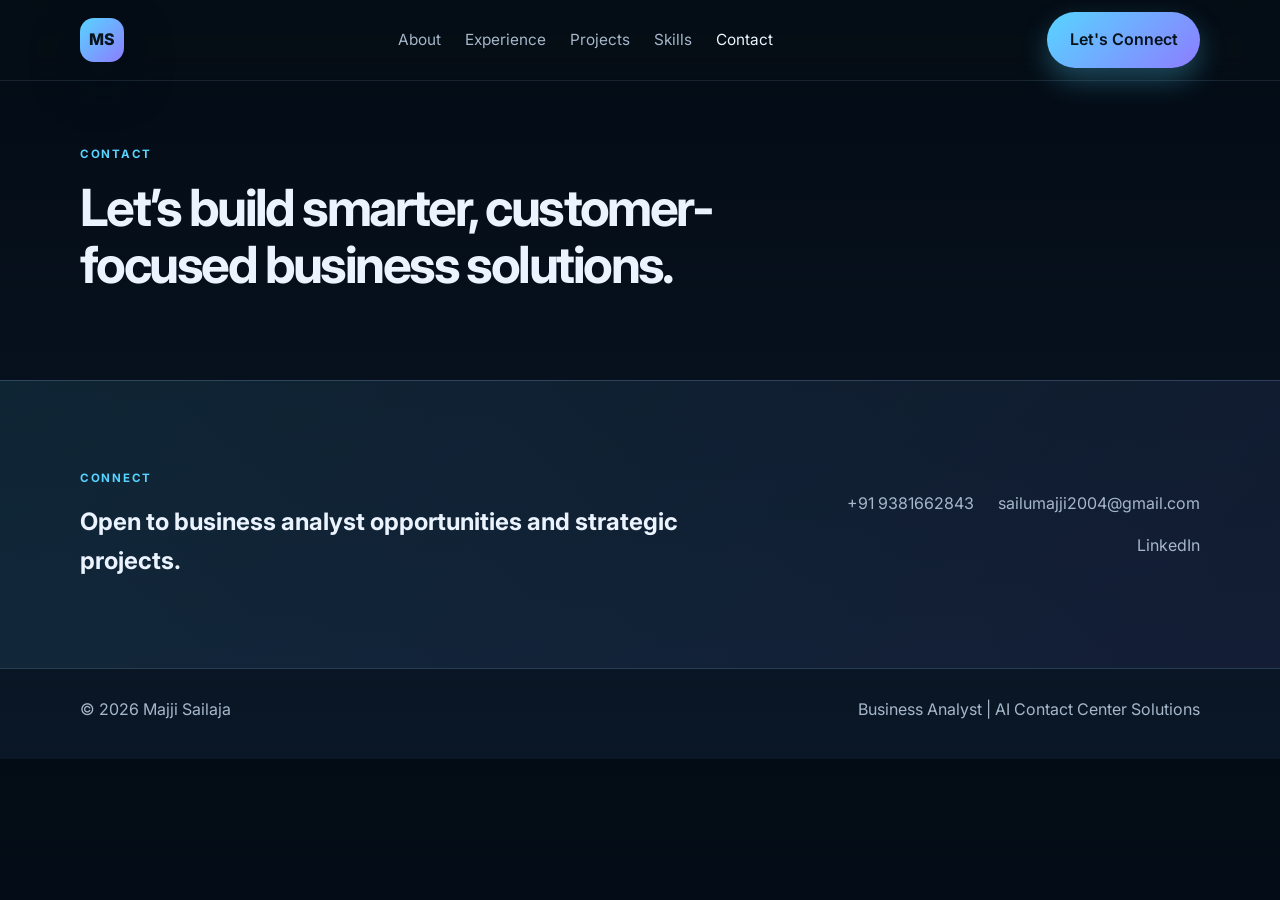
<file: contact.html>
<!DOCTYPE html>
<html lang="en">
  <head>
    <meta charset="UTF-8" />
    <meta name="viewport" content="width=device-width, initial-scale=1.0" />
    <title>Contact | Majji Sailaja</title>
    <link rel="preconnect" href="https://fonts.googleapis.com" />
    <link rel="preconnect" href="https://fonts.gstatic.com" crossorigin />
    <link href="https://fonts.googleapis.com/css2?family=Inter:wght@400;500;600;700;800&display=swap" rel="stylesheet" />
    <link rel="stylesheet" href="styles.css" />
  </head>
  <body>
    <header class="site-header">
      <div class="container nav-bar">
        <a href="index.html" class="brand" aria-label="Majji Sailaja home">
          <span>MS</span>
        </a>
        <nav class="main-nav" aria-label="Main navigation">
          <a href="about.html">About</a>
          <a href="experience.html">Experience</a>
          <a href="projects.html">Projects</a>
          <a href="skills.html">Skills</a>
          <a href="contact.html" class="active">Contact</a>
        </nav>
        <a class="button button-primary nav-button" href="mailto:sailumajji2004@gmail.com">Let's Connect</a>
      </div>
    </header>

    <main>
      <section class="page-hero section-spacing">
        <div class="container">
          <p class="eyebrow">Contact</p>
          <h1>Let’s build smarter, customer-focused business solutions.</h1>
        </div>
      </section>

      <section class="section-spacing contact-banner">
        <div class="container contact-grid reveal">
          <div>
            <p class="eyebrow">Connect</p>
            <h2>Open to business analyst opportunities and strategic projects.</h2>
          </div>
          <div class="contact-links">
            <a href="tel:+919381662843">+91 9381662843</a>
            <a href="mailto:sailumajji2004@gmail.com">sailumajji2004@gmail.com</a>
            <a href="https://www.linkedin.com/in/sailaja-majji-6b588a25b" target="_blank" rel="noreferrer">LinkedIn</a>
          </div>
        </div>
      </section>
    </main>

    <footer class="site-footer">
      <div class="container footer-row">
        <p>© <span id="year"></span> Majji Sailaja</p>
        <p>Business Analyst | AI Contact Center Solutions</p>
      </div>
    </footer>

    <script src="script.js"></script>
  </body>
</html>
</file>
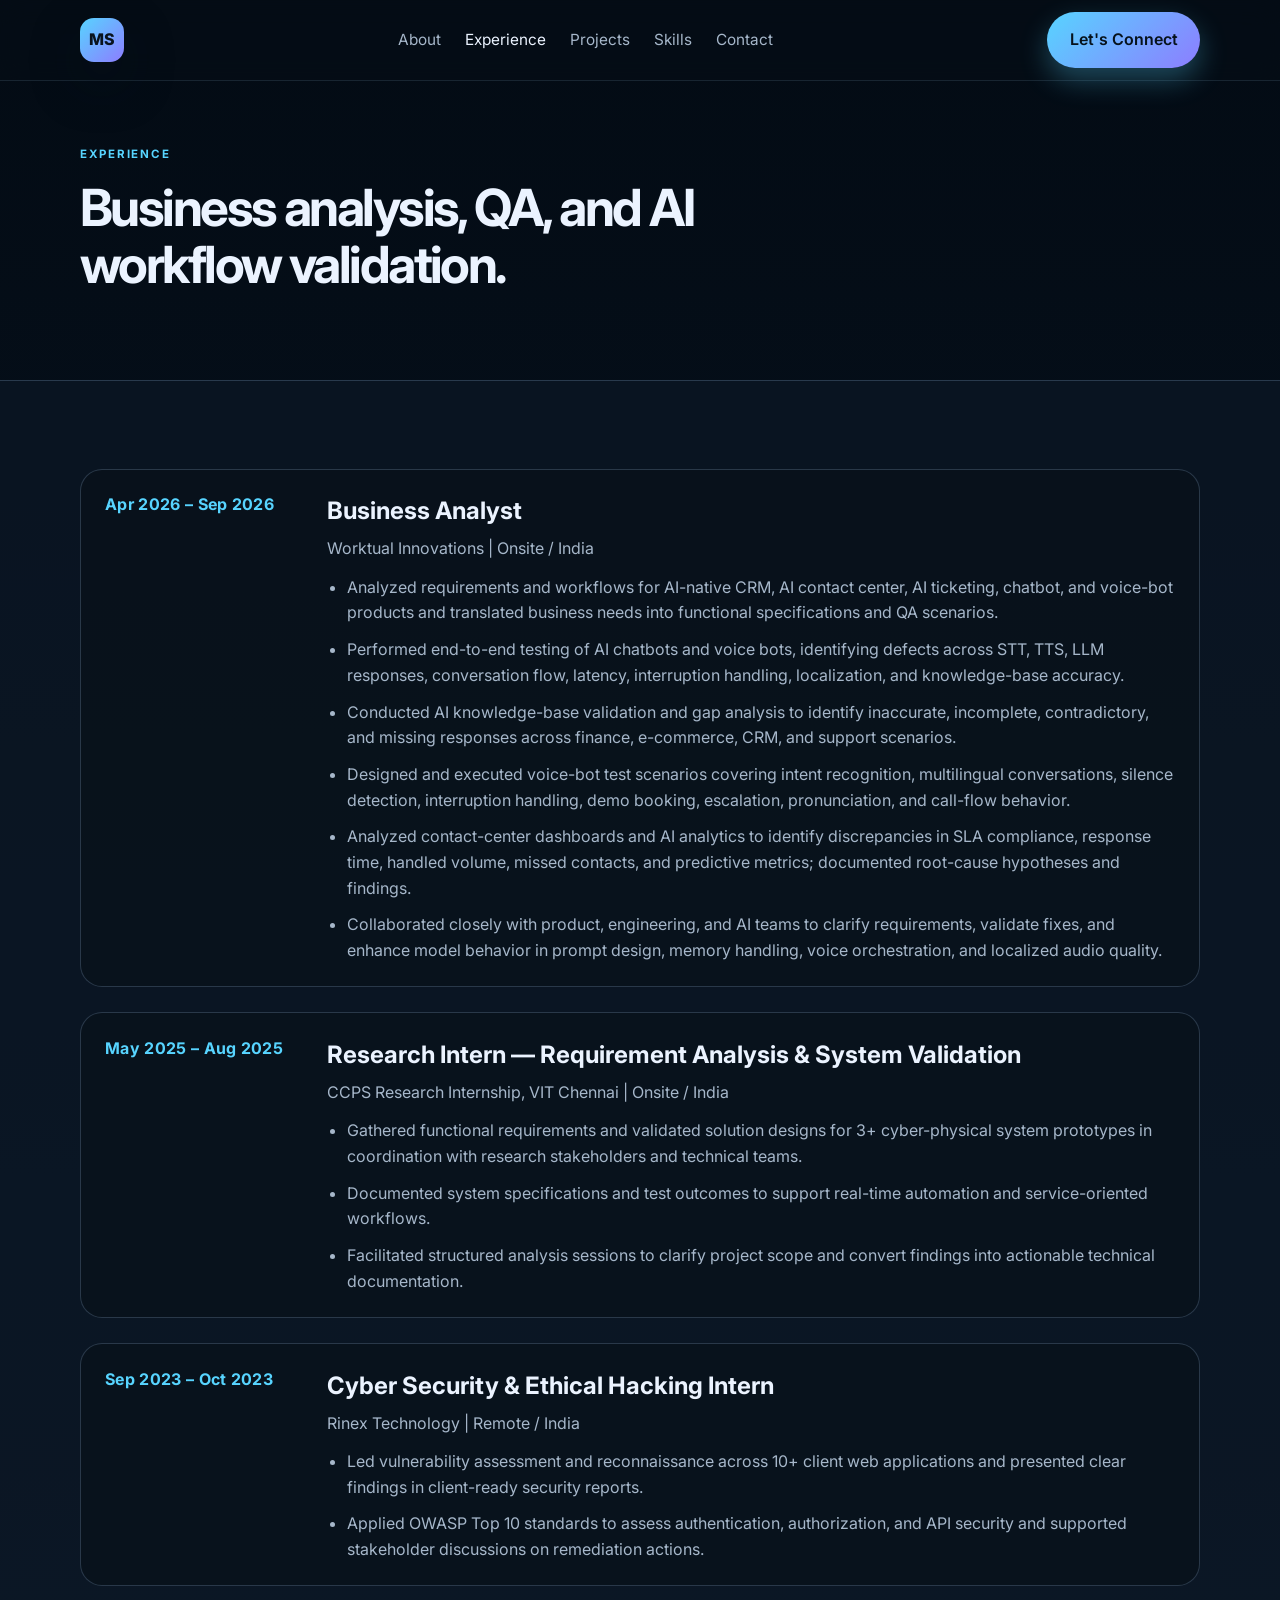
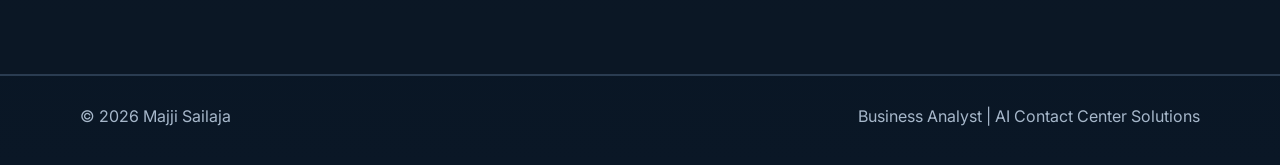
<file: experience.html>
<!DOCTYPE html>
<html lang="en">
  <head>
    <meta charset="UTF-8" />
    <meta name="viewport" content="width=device-width, initial-scale=1.0" />
    <title>Experience | Majji Sailaja</title>
    <link rel="preconnect" href="https://fonts.googleapis.com" />
    <link rel="preconnect" href="https://fonts.gstatic.com" crossorigin />
    <link href="https://fonts.googleapis.com/css2?family=Inter:wght@400;500;600;700;800&display=swap" rel="stylesheet" />
    <link rel="stylesheet" href="styles.css" />
  </head>
  <body>
    <header class="site-header">
      <div class="container nav-bar">
        <a href="index.html" class="brand" aria-label="Majji Sailaja home">
          <span>MS</span>
        </a>
        <nav class="main-nav" aria-label="Main navigation">
          <a href="about.html">About</a>
          <a href="experience.html" class="active">Experience</a>
          <a href="projects.html">Projects</a>
          <a href="skills.html">Skills</a>
          <a href="contact.html">Contact</a>
        </nav>
        <a class="button button-primary nav-button" href="mailto:sailumajji2004@gmail.com">Let's Connect</a>
      </div>
    </header>

    <main>
      <section class="page-hero section-spacing">
        <div class="container">
          <p class="eyebrow">Experience</p>
          <h1>Business analysis, QA, and AI workflow validation.</h1>
        </div>
      </section>

      <section class="section-spacing alt-bg">
        <div class="container">
          <div class="timeline">
            <article class="timeline-item reveal">
              <div class="timeline-period">Apr 2026 – Sep 2026</div>
              <div class="timeline-content">
                <h3>Business Analyst</h3>
                <p class="company">Worktual Innovations | Onsite / India</p>
                <ul>
                  <li>Analyzed requirements and workflows for AI-native CRM, AI contact center, AI ticketing, chatbot, and voice-bot products and translated business needs into functional specifications and QA scenarios.</li>
                  <li>Performed end-to-end testing of AI chatbots and voice bots, identifying defects across STT, TTS, LLM responses, conversation flow, latency, interruption handling, localization, and knowledge-base accuracy.</li>
                  <li>Conducted AI knowledge-base validation and gap analysis to identify inaccurate, incomplete, contradictory, and missing responses across finance, e-commerce, CRM, and support scenarios.</li>
                  <li>Designed and executed voice-bot test scenarios covering intent recognition, multilingual conversations, silence detection, interruption handling, demo booking, escalation, pronunciation, and call-flow behavior.</li>
                  <li>Analyzed contact-center dashboards and AI analytics to identify discrepancies in SLA compliance, response time, handled volume, missed contacts, and predictive metrics; documented root-cause hypotheses and findings.</li>
                  <li>Collaborated closely with product, engineering, and AI teams to clarify requirements, validate fixes, and enhance model behavior in prompt design, memory handling, voice orchestration, and localized audio quality.</li>
                </ul>
              </div>
            </article>

            <article class="timeline-item reveal">
              <div class="timeline-period">May 2025 – Aug 2025</div>
              <div class="timeline-content">
                <h3>Research Intern — Requirement Analysis & System Validation</h3>
                <p class="company">CCPS Research Internship, VIT Chennai | Onsite / India</p>
                <ul>
                  <li>Gathered functional requirements and validated solution designs for 3+ cyber-physical system prototypes in coordination with research stakeholders and technical teams.</li>
                  <li>Documented system specifications and test outcomes to support real-time automation and service-oriented workflows.</li>
                  <li>Facilitated structured analysis sessions to clarify project scope and convert findings into actionable technical documentation.</li>
                </ul>
              </div>
            </article>

            <article class="timeline-item reveal">
              <div class="timeline-period">Sep 2023 – Oct 2023</div>
              <div class="timeline-content">
                <h3>Cyber Security & Ethical Hacking Intern</h3>
                <p class="company">Rinex Technology | Remote / India</p>
                <ul>
                  <li>Led vulnerability assessment and reconnaissance across 10+ client web applications and presented clear findings in client-ready security reports.</li>
                  <li>Applied OWASP Top 10 standards to assess authentication, authorization, and API security and supported stakeholder discussions on remediation actions.</li>
                </ul>
              </div>
            </article>
          </div>
        </div>
      </section>
    </main>

    <footer class="site-footer">
      <div class="container footer-row">
        <p>© <span id="year"></span> Majji Sailaja</p>
        <p>Business Analyst | AI Contact Center Solutions</p>
      </div>
    </footer>

    <script src="script.js"></script>
  </body>
</html>
</file>
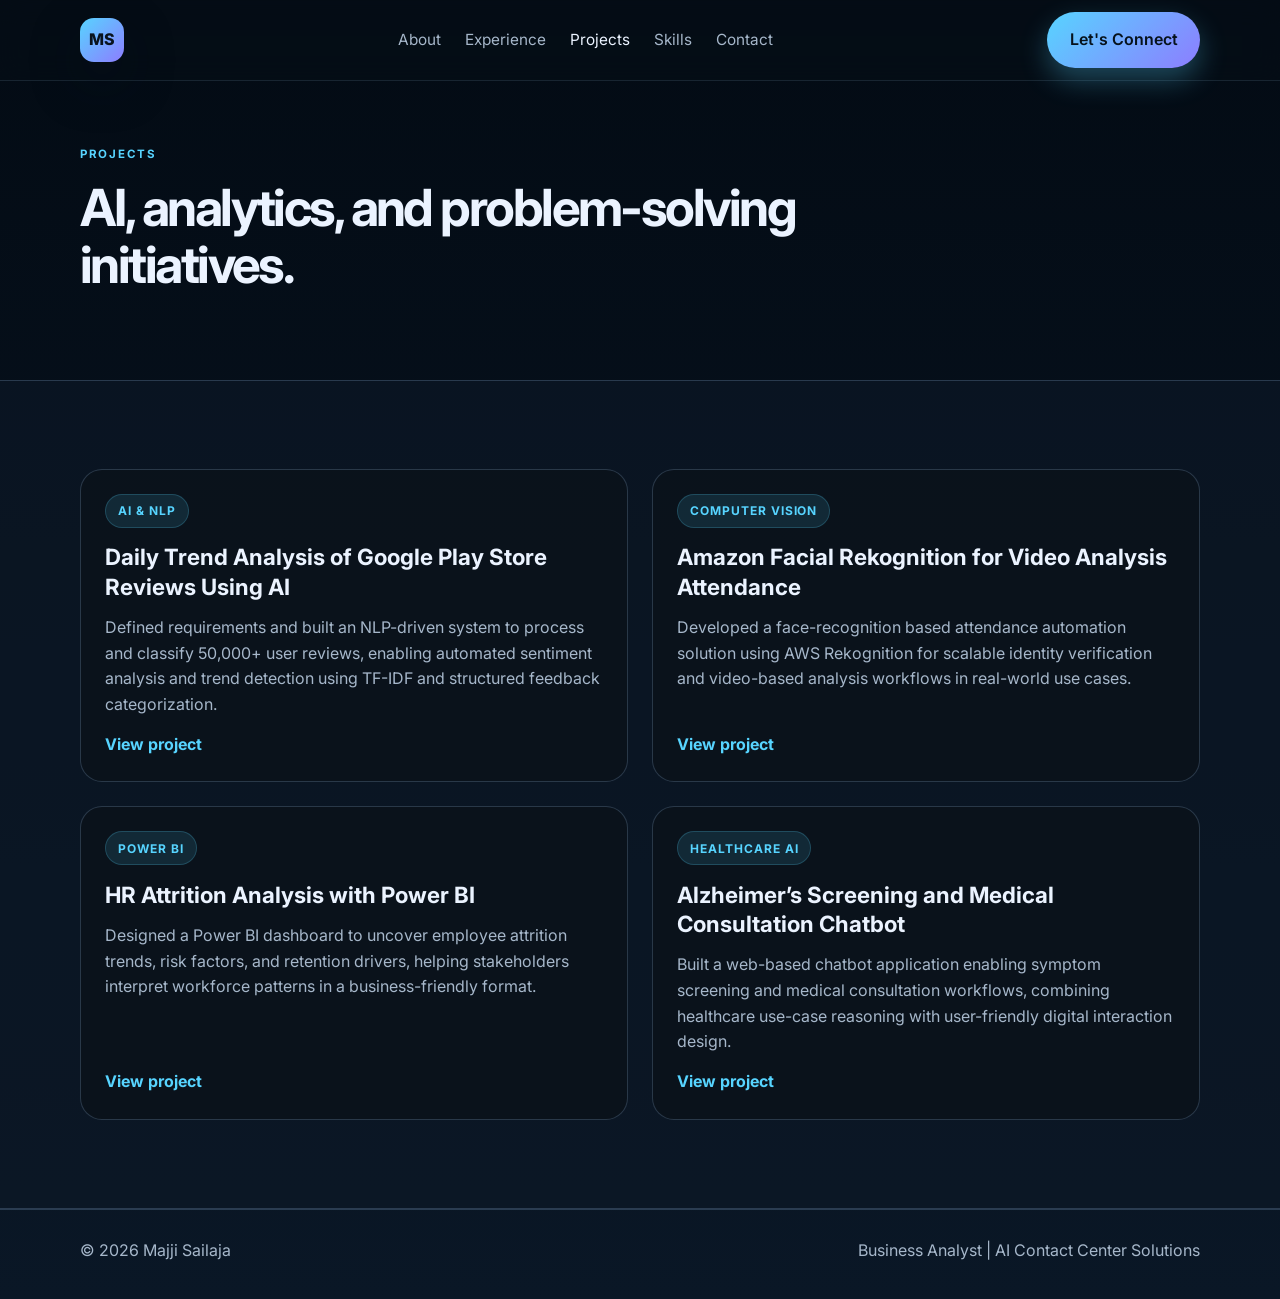
<file: projects.html>
<!DOCTYPE html>
<html lang="en">
  <head>
    <meta charset="UTF-8" />
    <meta name="viewport" content="width=device-width, initial-scale=1.0" />
    <title>Projects | Majji Sailaja</title>
    <link rel="preconnect" href="https://fonts.googleapis.com" />
    <link rel="preconnect" href="https://fonts.gstatic.com" crossorigin />
    <link href="https://fonts.googleapis.com/css2?family=Inter:wght@400;500;600;700;800&display=swap" rel="stylesheet" />
    <link rel="stylesheet" href="styles.css" />
  </head>
  <body>
    <header class="site-header">
      <div class="container nav-bar">
        <a href="index.html" class="brand" aria-label="Majji Sailaja home">
          <span>MS</span>
        </a>
        <nav class="main-nav" aria-label="Main navigation">
          <a href="about.html">About</a>
          <a href="experience.html">Experience</a>
          <a href="projects.html" class="active">Projects</a>
          <a href="skills.html">Skills</a>
          <a href="contact.html">Contact</a>
        </nav>
        <a class="button button-primary nav-button" href="mailto:sailumajji2004@gmail.com">Let's Connect</a>
      </div>
    </header>

    <main>
      <section class="page-hero section-spacing">
        <div class="container">
          <p class="eyebrow">Projects</p>
          <h1>AI, analytics, and problem-solving initiatives.</h1>
        </div>
      </section>

      <section class="section-spacing alt-bg">
        <div class="container">
          <div class="project-grid">
            <article class="project-card reveal">
              <div class="project-tag">AI & NLP</div>
              <h3>Daily Trend Analysis of Google Play Store Reviews Using AI</h3>
              <p>Defined requirements and built an NLP-driven system to process and classify 50,000+ user reviews, enabling automated sentiment analysis and trend detection using TF-IDF and structured feedback categorization.</p>
              <a href="https://github.com/MajjiSailaja/Daily-Trend-Analysis-of-Google-Play-Store-Reviews-Using-AI-Agents" target="_blank" rel="noreferrer">View project</a>
            </article>

            <article class="project-card reveal">
              <div class="project-tag">Computer Vision</div>
              <h3>Amazon Facial Rekognition for Video Analysis Attendance</h3>
              <p>Developed a face-recognition based attendance automation solution using AWS Rekognition for scalable identity verification and video-based analysis workflows in real-world use cases.</p>
              <a href="https://github.com/MajjiSailaja/Amazon_Facial_Rekognition_for_video_analysis_attendance" target="_blank" rel="noreferrer">View project</a>
            </article>

            <article class="project-card reveal">
              <div class="project-tag">Power BI</div>
              <h3>HR Attrition Analysis with Power BI</h3>
              <p>Designed a Power BI dashboard to uncover employee attrition trends, risk factors, and retention drivers, helping stakeholders interpret workforce patterns in a business-friendly format.</p>
              <a href="https://github.com/MajjiSailaja/HR-Attrition-Analysis-with-Power-BI-main" target="_blank" rel="noreferrer">View project</a>
            </article>

            <article class="project-card reveal">
              <div class="project-tag">Healthcare AI</div>
              <h3>Alzheimer’s Screening and Medical Consultation Chatbot</h3>
              <p>Built a web-based chatbot application enabling symptom screening and medical consultation workflows, combining healthcare use-case reasoning with user-friendly digital interaction design.</p>
              <a href="https://github.com/MajjiSailaja/Alzheimer-s-Screening-and-Medical-Consultation-Chatbot-Web-Application" target="_blank" rel="noreferrer">View project</a>
            </article>
          </div>
        </div>
      </section>
    </main>

    <footer class="site-footer">
      <div class="container footer-row">
        <p>© <span id="year"></span> Majji Sailaja</p>
        <p>Business Analyst | AI Contact Center Solutions</p>
      </div>
    </footer>

    <script src="script.js"></script>
  </body>
</html>
</file>
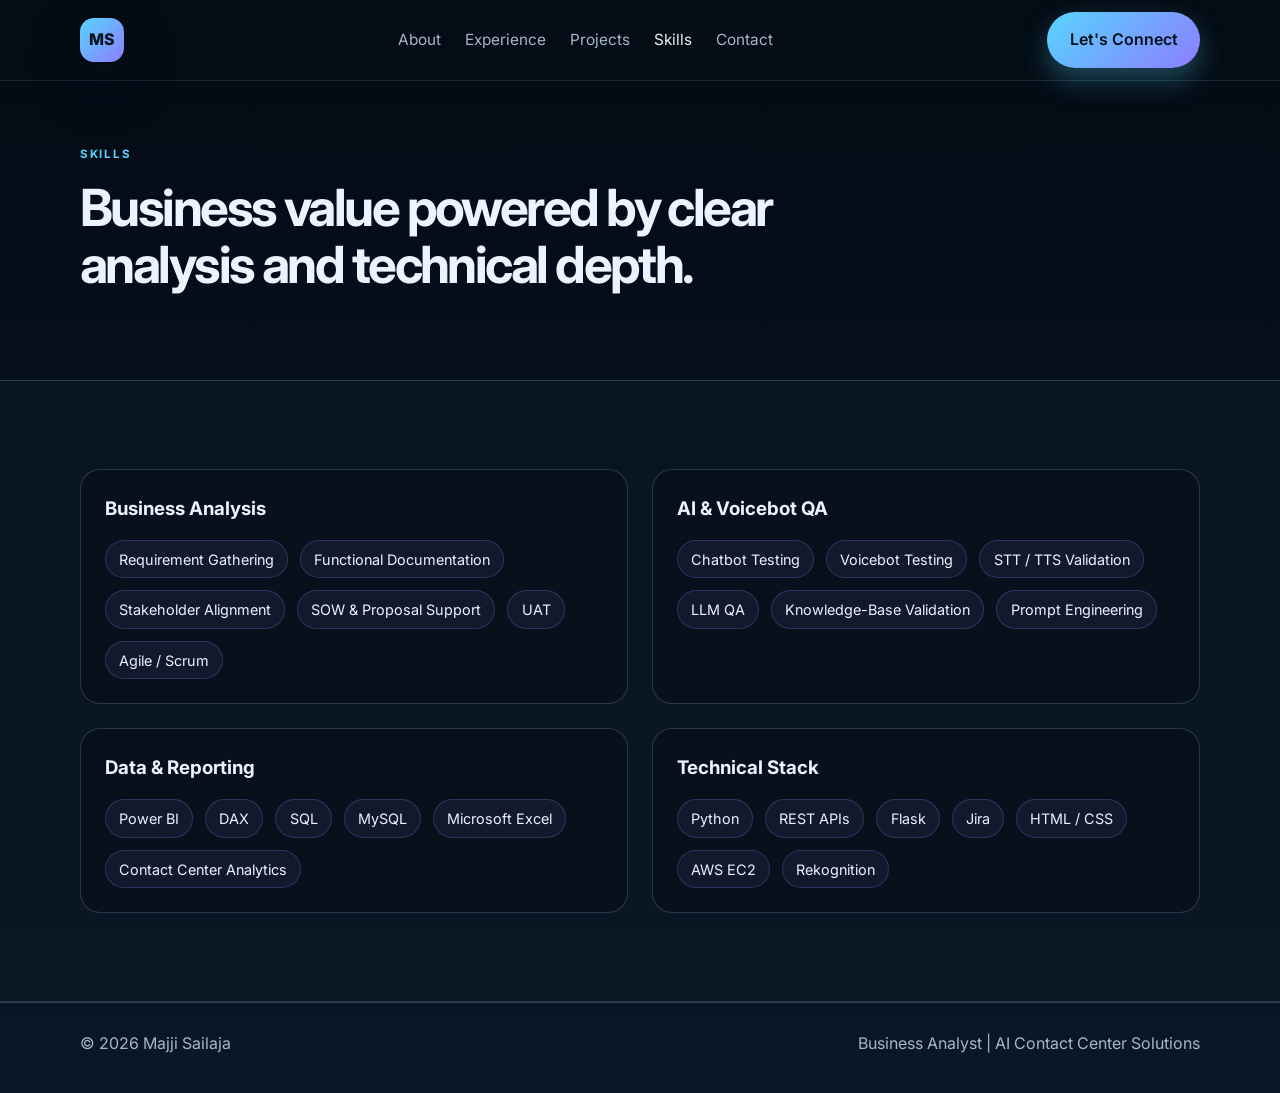
<file: skills.html>
<!DOCTYPE html>
<html lang="en">
  <head>
    <meta charset="UTF-8" />
    <meta name="viewport" content="width=device-width, initial-scale=1.0" />
    <title>Skills | Majji Sailaja</title>
    <link rel="preconnect" href="https://fonts.googleapis.com" />
    <link rel="preconnect" href="https://fonts.gstatic.com" crossorigin />
    <link href="https://fonts.googleapis.com/css2?family=Inter:wght@400;500;600;700;800&display=swap" rel="stylesheet" />
    <link rel="stylesheet" href="styles.css" />
  </head>
  <body>
    <header class="site-header">
      <div class="container nav-bar">
        <a href="index.html" class="brand" aria-label="Majji Sailaja home">
          <span>MS</span>
        </a>
        <nav class="main-nav" aria-label="Main navigation">
          <a href="about.html">About</a>
          <a href="experience.html">Experience</a>
          <a href="projects.html">Projects</a>
          <a href="skills.html" class="active">Skills</a>
          <a href="contact.html">Contact</a>
        </nav>
        <a class="button button-primary nav-button" href="mailto:sailumajji2004@gmail.com">Let's Connect</a>
      </div>
    </header>

    <main>
      <section class="page-hero section-spacing">
        <div class="container">
          <p class="eyebrow">Skills</p>
          <h1>Business value powered by clear analysis and technical depth.</h1>
        </div>
      </section>

      <section class="section-spacing alt-bg">
        <div class="container">
          <div class="skills-wrapper">
            <div class="skills-group reveal">
              <h3>Business Analysis</h3>
              <div class="skill-tags">
                <span>Requirement Gathering</span>
                <span>Functional Documentation</span>
                <span>Stakeholder Alignment</span>
                <span>SOW & Proposal Support</span>
                <span>UAT</span>
                <span>Agile / Scrum</span>
              </div>
            </div>

            <div class="skills-group reveal">
              <h3>AI & Voicebot QA</h3>
              <div class="skill-tags">
                <span>Chatbot Testing</span>
                <span>Voicebot Testing</span>
                <span>STT / TTS Validation</span>
                <span>LLM QA</span>
                <span>Knowledge-Base Validation</span>
                <span>Prompt Engineering</span>
              </div>
            </div>

            <div class="skills-group reveal">
              <h3>Data & Reporting</h3>
              <div class="skill-tags">
                <span>Power BI</span>
                <span>DAX</span>
                <span>SQL</span>
                <span>MySQL</span>
                <span>Microsoft Excel</span>
                <span>Contact Center Analytics</span>
              </div>
            </div>

            <div class="skills-group reveal">
              <h3>Technical Stack</h3>
              <div class="skill-tags">
                <span>Python</span>
                <span>REST APIs</span>
                <span>Flask</span>
                <span>Jira</span>
                <span>HTML / CSS</span>
                <span>AWS EC2</span>
                <span>Rekognition</span>
              </div>
            </div>
          </div>
        </div>
      </section>
    </main>

    <footer class="site-footer">
      <div class="container footer-row">
        <p>© <span id="year"></span> Majji Sailaja</p>
        <p>Business Analyst | AI Contact Center Solutions</p>
      </div>
    </footer>

    <script src="script.js"></script>
  </body>
</html>
</file>
<file: styles.css>
:root {
  --bg: #07111f;
  --bg-soft: #0f1d2d;
  --panel: rgba(17, 27, 41, 0.92);
  --panel-strong: #0d1b2a;
  --primary: #57d4ff;
  --primary-dark: #2bb3e0;
  --accent: #8d7dff;
  --text: #ebf3ff;
  --muted: #a6b7ca;
  --line: rgba(171, 207, 255, 0.2);
  --success: #82f0c6;
  --shadow: 0 20px 50px rgba(10, 17, 29, 0.35);
}

* {
  box-sizing: border-box;
  margin: 0;
  padding: 0;
}

html {
  scroll-behavior: smooth;
}

body {
  font-family: 'Inter', sans-serif;
  background: linear-gradient(180deg, #030b14 0%, #0a1726 100%);
  color: var(--text);
  line-height: 1.6;
}

a {
  color: inherit;
  text-decoration: none;
}

img {
  max-width: 100%;
  display: block;
}

.container {
  width: min(1120px, calc(100% - 2rem));
  margin: 0 auto;
}

.section-spacing {
  padding: 5.5rem 0;
}

.alt-bg {
  background: rgba(12, 24, 37, 0.7);
  border-top: 1px solid var(--line);
  border-bottom: 1px solid var(--line);
}

.eyebrow {
  color: var(--primary);
  text-transform: uppercase;
  letter-spacing: 0.15em;
  font-size: 0.72rem;
  font-weight: 700;
  margin-bottom: 1rem;
}

.section-heading {
  margin-bottom: 2.25rem;
}

.section-heading h2 {
  font-size: clamp(2rem, 3vw, 2.7rem);
  line-height: 1.2;
  max-width: 760px;
}

.site-header {
  position: sticky;
  top: 0;
  z-index: 20;
  backdrop-filter: blur(14px);
  background: rgba(6, 14, 22, 0.75);
  border-bottom: 1px solid rgba(165, 210, 255, 0.12);
}

.nav-bar {
  display: flex;
  align-items: center;
  justify-content: space-between;
  min-height: 80px;
  gap: 1rem;
}

.brand {
  display: inline-flex;
  align-items: center;
  justify-content: center;
  width: 44px;
  height: 44px;
  border-radius: 14px;
  background: linear-gradient(135deg, var(--primary), var(--accent));
  color: #09131d;
  font-weight: 800;
  box-shadow: var(--shadow);
}

.main-nav {
  display: flex;
  align-items: center;
  gap: 1.5rem;
  color: var(--muted);
  font-size: 0.96rem;
}

.main-nav a {
  transition: color 0.2s ease;
}

.main-nav a:hover,
.main-nav a:focus-visible,
.main-nav a.active {
  color: var(--text);
}

.button {
  display: inline-flex;
  align-items: center;
  justify-content: center;
  border-radius: 999px;
  padding: 0.95rem 1.4rem;
  font-weight: 600;
  transition: transform 0.2s ease, box-shadow 0.2s ease;
}

.button:hover,
.button:focus-visible {
  transform: translateY(-1px);
}

.button-primary {
  background: linear-gradient(135deg, var(--primary), var(--accent));
  color: #06121c;
  box-shadow: 0 12px 28px rgba(87, 212, 255, 0.3);
}

.button-secondary {
  border: 1px solid var(--line);
  background: rgba(255, 255, 255, 0.02);
  color: var(--text);
}

.page-hero {
  padding-top: 4rem;
}

.page-hero h1 {
  font-size: clamp(2.2rem, 4vw, 4rem);
  line-height: 1.1;
  letter-spacing: -0.05em;
  max-width: 760px;
}

.hero {
  padding-top: 5rem;
}

.hero-grid {
  display: grid;
  grid-template-columns: 1.45fr 0.8fr;
  gap: 2rem;
  align-items: center;
}

.hero-copy h1 {
  font-size: clamp(3rem, 6vw, 5rem);
  line-height: 0.98;
  letter-spacing: -0.05em;
  margin-bottom: 1rem;
}

.lead {
  max-width: 650px;
  color: var(--muted);
  font-size: 1.1rem;
}

.hero-actions {
  display: flex;
  flex-wrap: wrap;
  gap: 1rem;
  margin-top: 2rem;
}

.quick-contact {
  list-style: none;
  display: flex;
  flex-wrap: wrap;
  gap: 0.8rem 1.2rem;
  margin-top: 2rem;
  color: var(--muted);
  font-size: 0.95rem;
}

.quick-contact li {
  position: relative;
  padding-left: 1.15rem;
}

.quick-contact li::before {
  content: "";
  position: absolute;
  left: 0;
  top: 0.72rem;
  width: 7px;
  height: 7px;
  border-radius: 50%;
  background: var(--primary);
}

.profile-card {
  background: linear-gradient(180deg, rgba(16, 29, 42, 0.96), rgba(12, 20, 29, 0.95));
  border: 1px solid var(--line);
  border-radius: 26px;
  box-shadow: var(--shadow);
  padding: 2rem;
}

.profile-badge {
  display: inline-flex;
  align-items: center;
  justify-content: center;
  width: 72px;
  height: 72px;
  border-radius: 20px;
  margin-bottom: 1.2rem;
  background: linear-gradient(135deg, rgba(87, 212, 255, 0.25), rgba(141, 125, 255, 0.4));
  border: 1px solid rgba(141, 125, 255, 0.35);
  font-size: 1.5rem;
  font-weight: 800;
  color: var(--primary);
}

.profile-card h2 {
  font-size: 1.7rem;
  margin-bottom: 1rem;
}

.profile-card ul {
  list-style: none;
  display: grid;
  gap: 0.9rem;
  color: var(--muted);
}

.profile-card li {
  position: relative;
  padding-left: 1.1rem;
}

.profile-card li::before {
  content: "•";
  position: absolute;
  left: 0;
  color: var(--primary);
  font-size: 1.6rem;
  line-height: 1.1;
}

.metrics {
  padding: 0.8rem 0 1rem;
}

.metrics-grid {
  display: grid;
  grid-template-columns: repeat(4, minmax(0, 1fr));
  gap: 1.2rem;
}

.metric-card {
  background: rgba(12, 24, 37, 0.8);
  border: 1px solid var(--line);
  border-radius: 18px;
  padding: 1.4rem 1.2rem;
  display: flex;
  flex-direction: column;
  gap: 0.35rem;
}

.metric-number {
  font-size: clamp(1.6rem, 2vw, 2.2rem);
  font-weight: 800;
  color: var(--primary);
}

.metric-label {
  color: var(--muted);
  font-size: 0.92rem;
}

.about-grid {
  display: grid;
  grid-template-columns: 0.8fr 1.2fr 0.8fr;
  gap: 2rem;
  align-items: center;
}

.about-photo-panel {
  display: flex;
  justify-content: center;
}

.about-photo-frame {
  width: min(100%, 280px);
  aspect-ratio: 4 / 5;
  border-radius: 28px;
  border: 1px solid var(--line);
  background: linear-gradient(135deg, rgba(87, 212, 255, 0.12), rgba(141, 125, 255, 0.18));
  display: grid;
  place-items: center;
  color: var(--muted);
  font-weight: 700;
  letter-spacing: 0.08em;
  text-transform: uppercase;
  box-shadow: var(--shadow);
  overflow: hidden;
  position: relative;
  transition: transform 0.3s ease, box-shadow 0.3s ease;
}

.about-photo-frame::before {
  content: "";
  position: absolute;
  inset: 1rem;
  border: 1px dashed rgba(165, 210, 255, 0.35);
  border-radius: 22px;
}

.about-photo-frame.large {
  width: min(100%, 380px);
}

.about-photo-frame:hover {
  transform: translateY(-4px);
  box-shadow: 0 26px 60px rgba(26, 38, 56, 0.45);
}

.about-photo-frame img {
  width: 100%;
  height: 100%;
  object-fit: cover;
  position: relative;
  z-index: 1;
}

.about-text {
  color: var(--muted);
  font-size: 1.04rem;
  display: grid;
  gap: 1rem;
}

.about-page-grid {
  display: grid;
  grid-template-columns: 0.8fr 1.2fr;
  gap: 2rem;
  align-items: center;
}

.about-badges {
  display: flex;
  flex-wrap: wrap;
  gap: 0.8rem;
  margin-top: 0.5rem;
}

.about-badges span {
  display: inline-flex;
  padding: 0.6rem 0.9rem;
  border-radius: 999px;
  background: rgba(87, 212, 255, 0.12);
  border: 1px solid rgba(87, 212, 255, 0.2);
  color: var(--text);
  font-size: 0.9rem;
}

.highlight-panel {
  display: grid;
  gap: 1rem;
}

.highlight-item {
  background: rgba(12, 22, 33, 0.9);
  border: 1px solid var(--line);
  border-radius: 18px;
  padding: 1.3rem 1.25rem;
  display: grid;
  gap: 0.35rem;
}

.highlight-item strong {
  font-size: 1.05rem;
}

.highlight-item span {
  color: var(--muted);
}

.timeline {
  display: grid;
  gap: 1.6rem;
}

.timeline-item {
  display: grid;
  grid-template-columns: 200px 1fr;
  gap: 1.4rem;
  background: rgba(9, 18, 27, 0.86);
  border: 1px solid var(--line);
  border-radius: 22px;
  padding: 1.4rem 1.5rem;
  transition: transform 0.25s ease, border-color 0.25s ease;
}

.timeline-item:hover {
  transform: translateY(-3px);
  border-color: rgba(87, 212, 255, 0.42);
}

.timeline-period {
  color: var(--primary);
  font-weight: 700;
  letter-spacing: 0.02em;
}

.timeline-content h3 {
  font-size: 1.5rem;
  margin-bottom: 0.35rem;
}

.company {
  color: var(--muted);
  margin-bottom: 0.8rem;
}

.timeline-content ul {
  list-style: disc;
  padding-left: 1.2rem;
  color: var(--muted);
  display: grid;
  gap: 0.7rem;
}

.education-grid {
  display: grid;
  grid-template-columns: repeat(2, minmax(0, 1fr));
  gap: 1.5rem;
}

.edu-card {
  background: linear-gradient(180deg, rgba(11, 21, 31, 1), rgba(13, 24, 36, 0.96));
  border: 1px solid var(--line);
  border-radius: 20px;
  padding: 1.6rem 1.5rem;
}

.edu-meta {
  color: var(--primary);
  font-size: 0.82rem;
  letter-spacing: 0.08em;
  text-transform: uppercase;
  margin-bottom: 0.7rem;
}

.edu-card h3 {
  font-size: 1.25rem;
  margin-bottom: 0.5rem;
}

.edu-card p,
.edu-card span {
  color: var(--muted);
}

.project-grid {
  display: grid;
  grid-template-columns: repeat(2, minmax(0, 1fr));
  gap: 1.5rem;
}

.project-card {
  background: rgba(10, 18, 27, 0.9);
  border: 1px solid var(--line);
  border-radius: 22px;
  padding: 1.5rem;
  display: flex;
  flex-direction: column;
  gap: 0.9rem;
}

.project-tag {
  display: inline-flex;
  width: fit-content;
  border-radius: 999px;
  padding: 0.4rem 0.75rem;
  background: rgba(87, 212, 255, 0.12);
  border: 1px solid rgba(87, 212, 255, 0.2);
  color: var(--primary);
  font-size: 0.75rem;
  font-weight: 700;
  letter-spacing: 0.08em;
  text-transform: uppercase;
}

.project-card h3 {
  font-size: 1.4rem;
  line-height: 1.3;
}

.project-card p {
  color: var(--muted);
}

.project-card a {
  margin-top: auto;
  color: var(--primary);
  font-weight: 700;
}

.skills-wrapper {
  display: grid;
  grid-template-columns: repeat(2, minmax(0, 1fr));
  gap: 1.5rem;
}

.skills-group {
  background: rgba(9, 18, 27, 0.88);
  border: 1px solid var(--line);
  border-radius: 20px;
  padding: 1.5rem;
}

.skills-group h3 {
  margin-bottom: 1rem;
}

.skill-tags {
  display: flex;
  flex-wrap: wrap;
  gap: 0.75rem;
}

.skill-tags span {
  display: inline-flex;
  align-items: center;
  padding: 0.42rem 0.82rem;
  border-radius: 999px;
  border: 1px solid rgba(141, 125, 255, 0.25);
  background: rgba(141, 125, 255, 0.08);
  color: var(--text);
  font-size: 0.9rem;
}

.contact-banner {
  background: linear-gradient(135deg, rgba(87, 212, 255, 0.1), rgba(141, 125, 255, 0.08));
  border-top: 1px solid var(--line);
}

.contact-grid {
  display: flex;
  align-items: center;
  justify-content: space-between;
  gap: 2rem;
}

.contact-links {
  display: flex;
  flex-wrap: wrap;
  gap: 1rem 1.5rem;
  justify-content: flex-end;
  color: var(--muted);
}

.contact-links a {
  transition: color 0.2s ease;
}

.contact-links a:hover,
.contact-links a:focus-visible {
  color: var(--text);
}

.site-footer {
  padding: 1.75rem 0 2.25rem;
  border-top: 1px solid var(--line);
  color: var(--muted);
}

.footer-row {
  display: flex;
  align-items: center;
  justify-content: space-between;
  gap: 1rem;
  flex-wrap: wrap;
}

.reveal {
  opacity: 0;
  transform: translateY(24px);
  transition: opacity 0.7s ease, transform 0.7s ease;
}

.reveal.visible {
  opacity: 1;
  transform: translateY(0);
}

@media (max-width: 900px) {
  .hero-grid,
  .skills-wrapper,
  .project-grid,
  .education-grid,
  .timeline-item,
  .contact-grid {
    grid-template-columns: 1fr;
    display: grid;
  }

  .about-grid,
  .about-page-grid {
    grid-template-columns: 1fr;
    display: grid;
  }

  .hero-grid {
    gap: 1.5rem;
  }

  .contact-grid {
    display: grid;
    justify-content: stretch;
  }

  .contact-links {
    justify-content: flex-start;
  }

  .metrics-grid {
    grid-template-columns: repeat(2, minmax(0, 1fr));
  }
}

@media (max-width: 640px) {
  .nav-bar {
    flex-wrap: wrap;
    justify-content: center;
    padding: 1rem 0;
  }

  .main-nav {
    width: 100%;
    justify-content: center;
    flex-wrap: wrap;
  }

  .nav-button {
    width: 100%;
  }

  .metrics-grid,
  .project-grid,
  .education-grid,
  .skills-wrapper {
    grid-template-columns: 1fr;
  }

  .section-spacing {
    padding: 4rem 0;
  }
}
</file>
